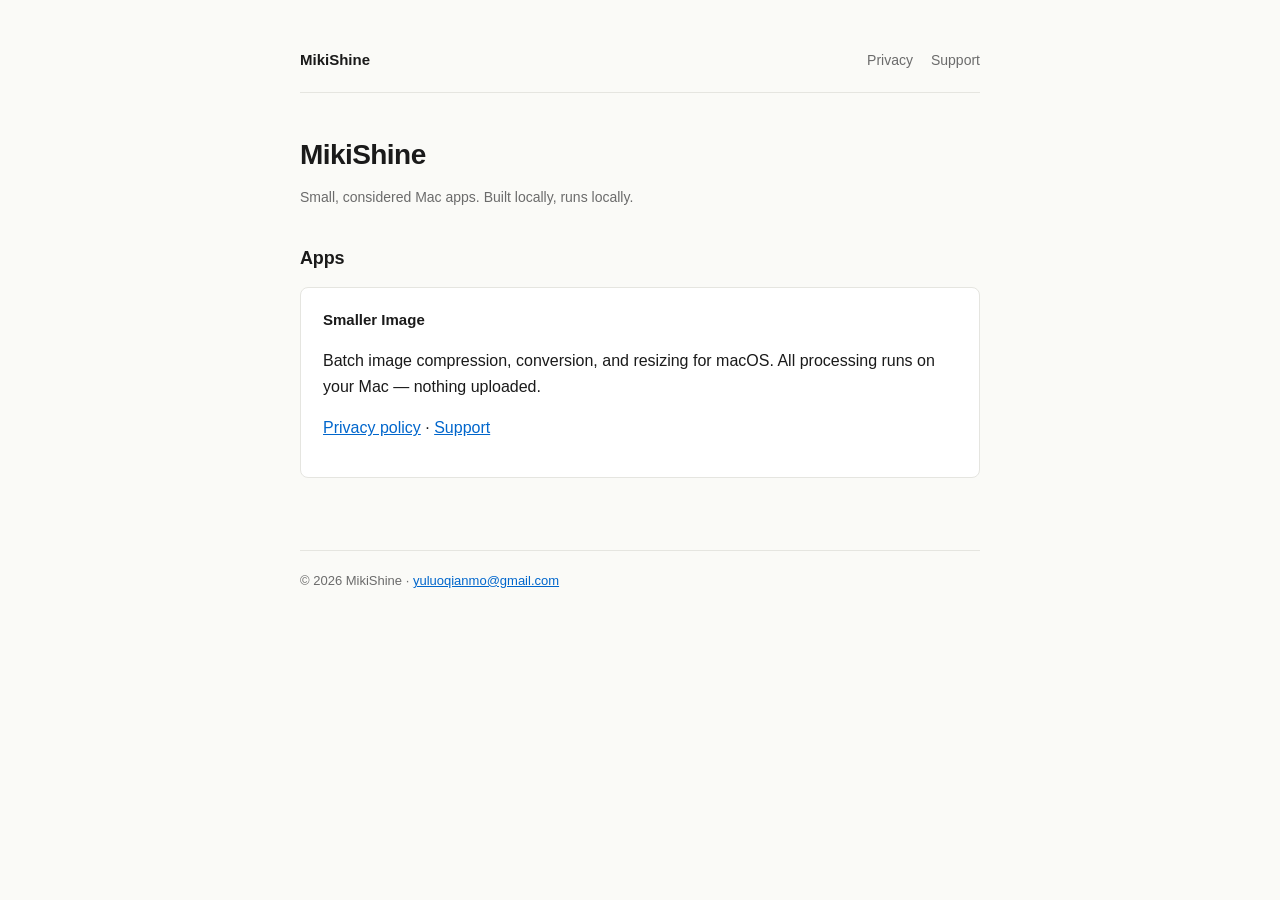
<file: index.html>
<!doctype html>
<html lang="en">
<head>
<meta charset="utf-8">
<meta name="viewport" content="width=device-width, initial-scale=1">
<title>MikiShine</title>
<meta name="description" content="MikiShine — small, considered Mac apps.">
<link rel="stylesheet" href="styles.css">
</head>
<body>
<div class="container">

<header>
  <a href="./" class="brand">MikiShine</a>
  <nav>
    <a href="smaller-images/privacy.html">Privacy</a>
    <a href="smaller-images/support.html">Support</a>
  </nav>
</header>

<h1>MikiShine</h1>
<p class="lead">Small, considered Mac apps. Built locally, runs locally.</p>

<h2>Apps</h2>

<div class="card">
  <h3>Smaller Image</h3>
  <p>Batch image compression, conversion, and resizing for macOS. All processing runs on your Mac — nothing uploaded.</p>
  <p style="margin-top: 14px;">
    <a href="smaller-images/privacy.html">Privacy policy</a> ·
    <a href="smaller-images/support.html">Support</a>
  </p>
</div>

<footer>
  © 2026 MikiShine · <a href="mailto:yuluoqianmo@gmail.com">yuluoqianmo@gmail.com</a>
</footer>

</div>
</body>
</html>
</file>
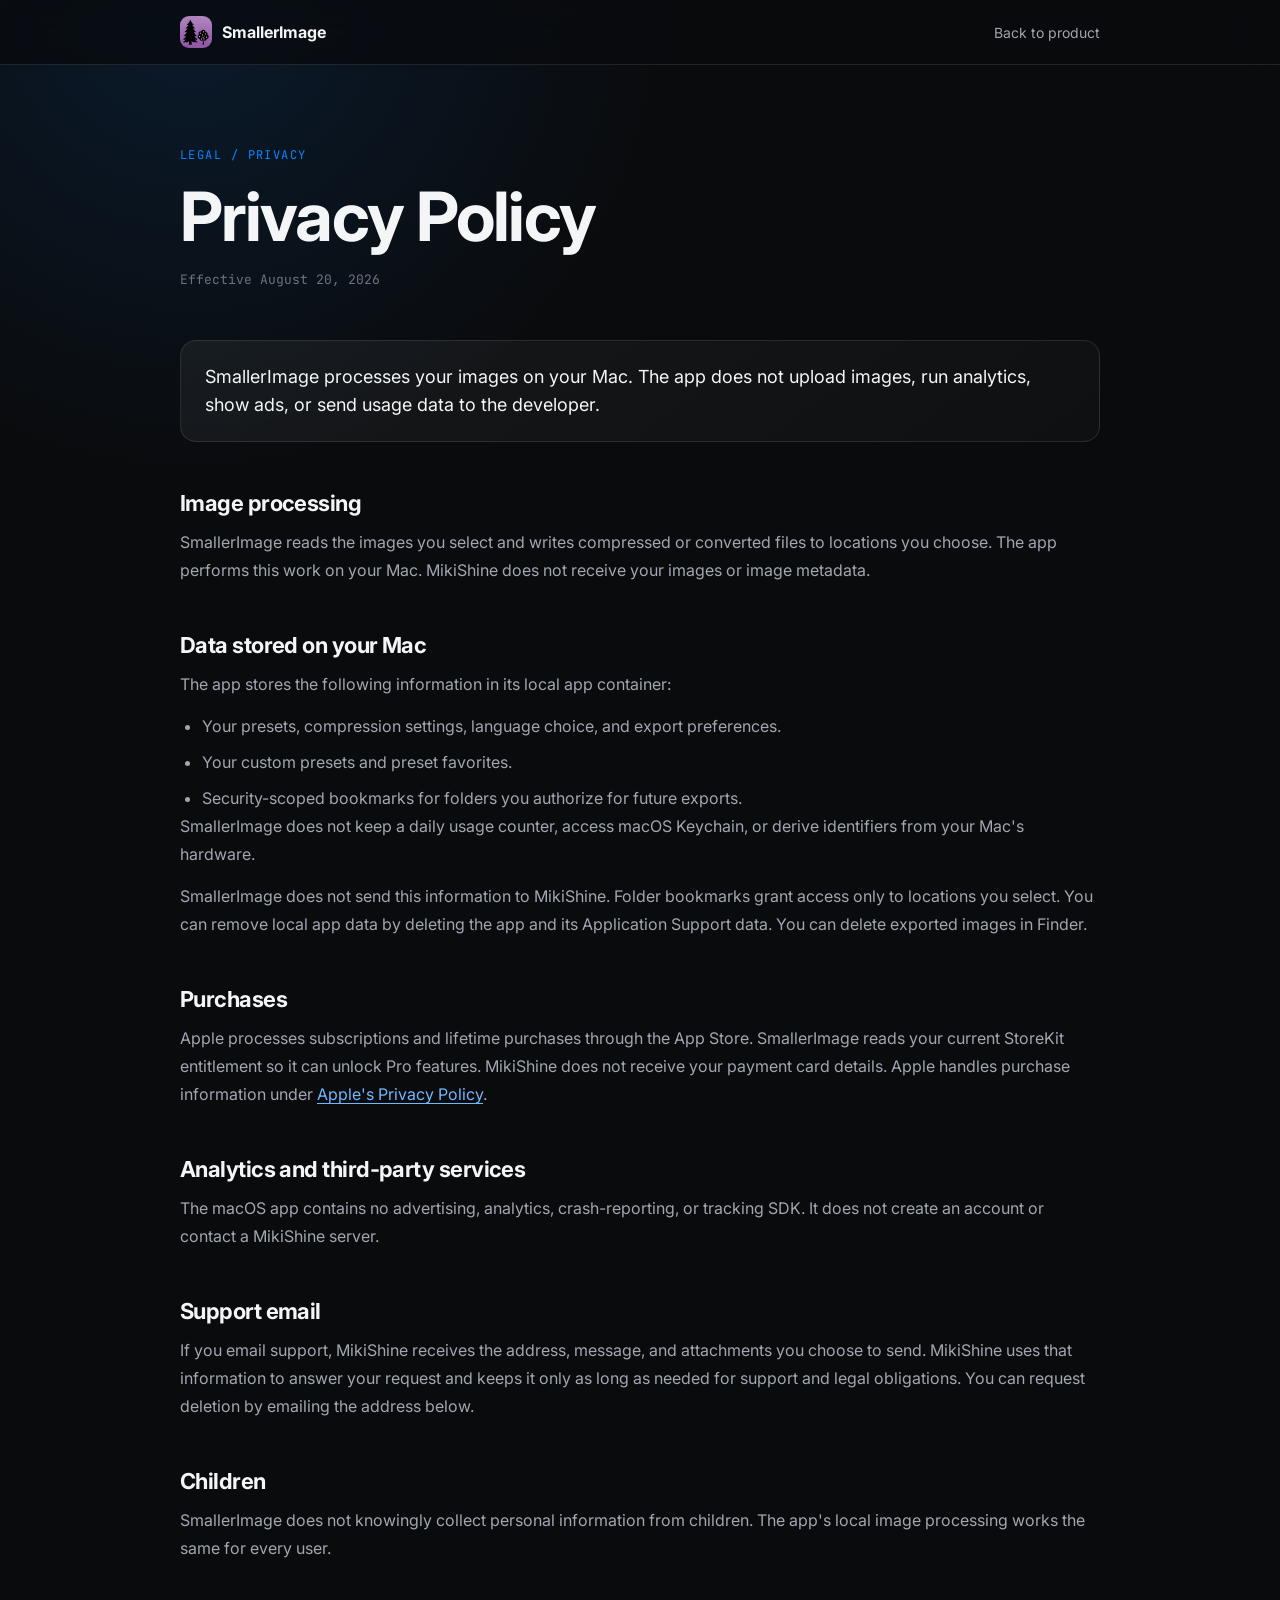
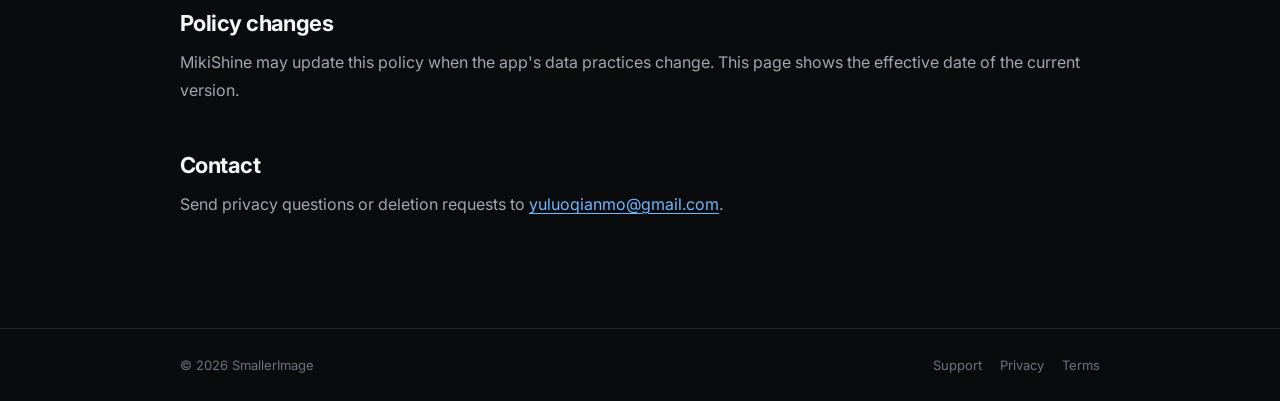
<file: smaller-images/privacy-policy.html>
<!doctype html>
<html lang="en">
<head>
  <meta charset="utf-8">
  <meta name="viewport" content="width=device-width, initial-scale=1">
  <title>Privacy Policy | SmallerImage</title>
  <meta name="description" content="Privacy policy for the SmallerImage macOS app.">
  <link rel="icon" type="image/png" href="./assets/logo-small.png">
  <link rel="preconnect" href="https://fonts.googleapis.com">
  <link rel="preconnect" href="https://fonts.gstatic.com" crossorigin>
  <link rel="stylesheet" href="https://fonts.googleapis.com/css2?family=Inter:wght@400;500;600;700;800&amp;family=JetBrains+Mono:wght@400;500&amp;display=swap">
  <link rel="stylesheet" href="./legal.css">
</head>
<body>
  <a class="skip-link" href="#main">Skip to content</a>
  <header class="nav">
    <div class="nav-inner">
      <a class="brand" href="./index.html" aria-label="SmallerImage home">
        <img src="./assets/logo-small.png" alt="">
        <span>SmallerImage</span>
      </a>
      <a class="back" href="./index.html">Back to product</a>
    </div>
  </header>

  <main class="legal" id="main">
    <p class="eyebrow">Legal / Privacy</p>
    <h1>Privacy Policy</h1>
    <p class="updated">Effective August 20, 2026</p>

    <p class="summary">SmallerImage processes your images on your Mac. The app does not upload images, run analytics, show ads, or send usage data to the developer.</p>

    <section aria-labelledby="processing">
      <h2 id="processing">Image processing</h2>
      <p>SmallerImage reads the images you select and writes compressed or converted files to locations you choose. The app performs this work on your Mac. MikiShine does not receive your images or image metadata.</p>
    </section>

    <section aria-labelledby="local-data">
      <h2 id="local-data">Data stored on your Mac</h2>
      <p>The app stores the following information in its local app container:</p>
      <ul>
        <li>Your presets, compression settings, language choice, and export preferences.</li>
        <li>Your custom presets and preset favorites.</li>
        <li>Security-scoped bookmarks for folders you authorize for future exports.</li>
      </ul>
      <p>SmallerImage does not keep a daily usage counter, access macOS Keychain, or derive identifiers from your Mac's hardware.</p>
      <p>SmallerImage does not send this information to MikiShine. Folder bookmarks grant access only to locations you select. You can remove local app data by deleting the app and its Application Support data. You can delete exported images in Finder.</p>
    </section>

    <section aria-labelledby="purchases">
      <h2 id="purchases">Purchases</h2>
      <p>Apple processes subscriptions and lifetime purchases through the App Store. SmallerImage reads your current StoreKit entitlement so it can unlock Pro features. MikiShine does not receive your payment card details. Apple handles purchase information under <a href="https://www.apple.com/legal/privacy/" rel="external">Apple's Privacy Policy</a>.</p>
    </section>

    <section aria-labelledby="services">
      <h2 id="services">Analytics and third-party services</h2>
      <p>The macOS app contains no advertising, analytics, crash-reporting, or tracking SDK. It does not create an account or contact a MikiShine server.</p>
    </section>

    <section aria-labelledby="support">
      <h2 id="support">Support email</h2>
      <p>If you email support, MikiShine receives the address, message, and attachments you choose to send. MikiShine uses that information to answer your request and keeps it only as long as needed for support and legal obligations. You can request deletion by emailing the address below.</p>
    </section>

    <section aria-labelledby="children">
      <h2 id="children">Children</h2>
      <p>SmallerImage does not knowingly collect personal information from children. The app's local image processing works the same for every user.</p>
    </section>

    <section aria-labelledby="changes">
      <h2 id="changes">Policy changes</h2>
      <p>MikiShine may update this policy when the app's data practices change. This page shows the effective date of the current version.</p>
    </section>

    <section aria-labelledby="contact">
      <h2 id="contact">Contact</h2>
      <p>Send privacy questions or deletion requests to <a href="mailto:yuluoqianmo@gmail.com">yuluoqianmo@gmail.com</a>.</p>
    </section>
  </main>

  <footer>
    <div class="footer-inner">
      <span>© 2026 SmallerImage</span>
      <nav class="footer-links" aria-label="Legal">
        <a href="./support.html">Support</a>
        <a href="./privacy-policy.html" aria-current="page">Privacy</a>
        <a href="./terms.html">Terms</a>
      </nav>
    </div>
  </footer>
</body>
</html>
</file>
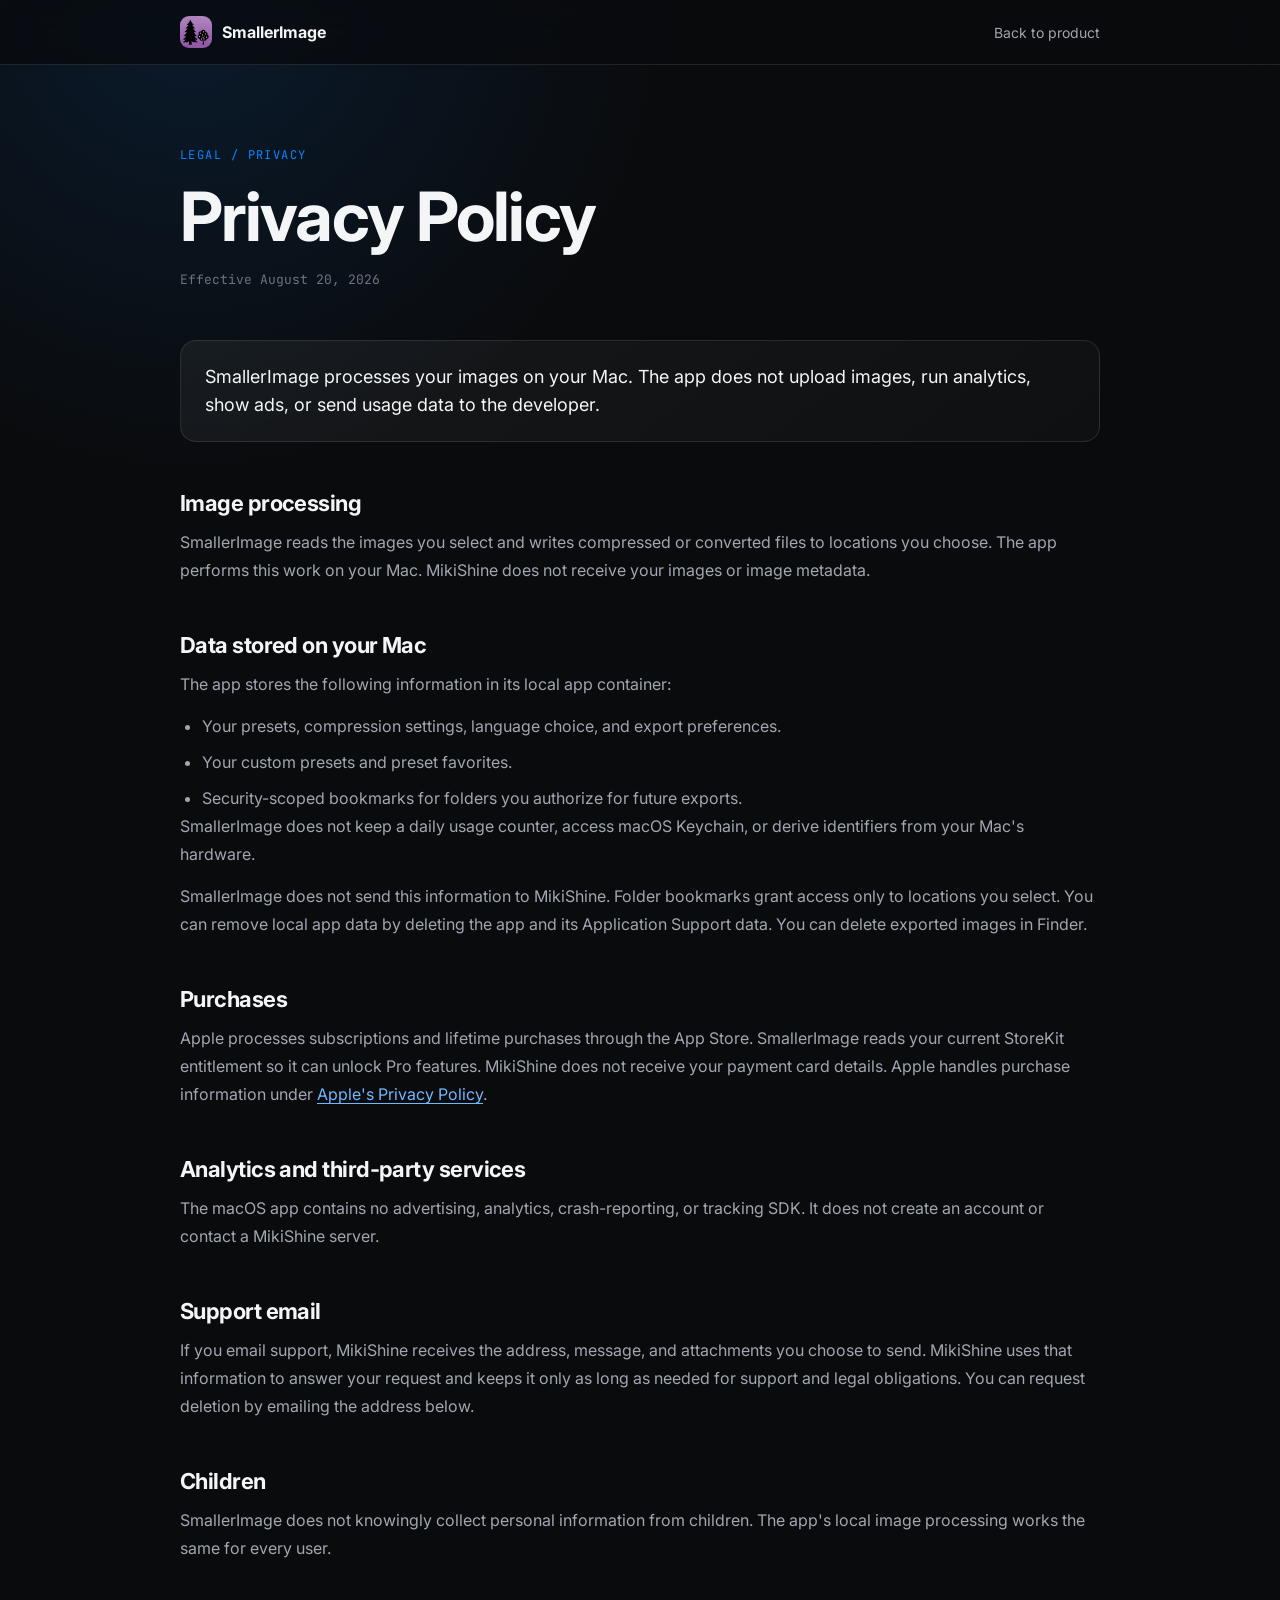
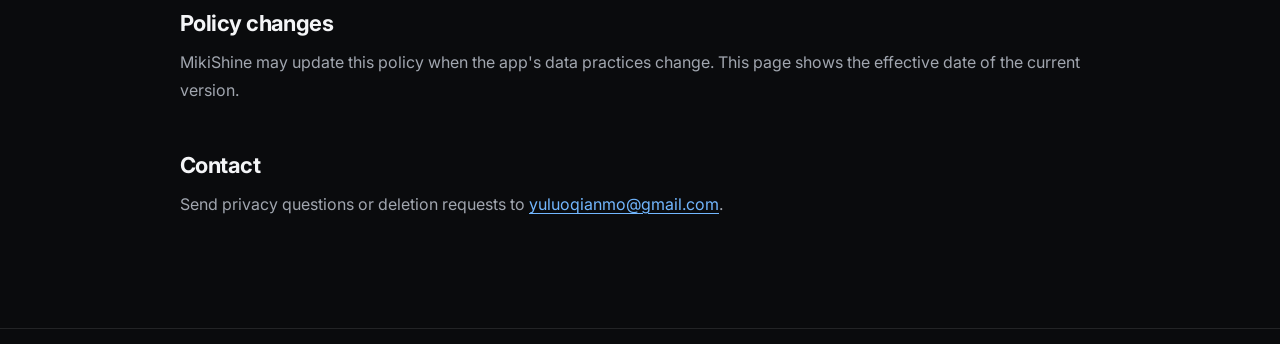
<file: smaller-images/privacy.html>
<!doctype html>
<html lang="en">
<head>
  <meta charset="utf-8">
  <meta name="viewport" content="width=device-width, initial-scale=1">
  <meta http-equiv="refresh" content="0; url=./privacy-policy.html">
  <link rel="canonical" href="https://kaka1909.github.io/miki-shine/smaller-images/privacy-policy.html">
  <title>Privacy Policy | SmallerImage</title>
</head>
<body>
  <p>The current privacy policy is available <a href="./privacy-policy.html">here</a>.</p>
</body>
</html>
</file>
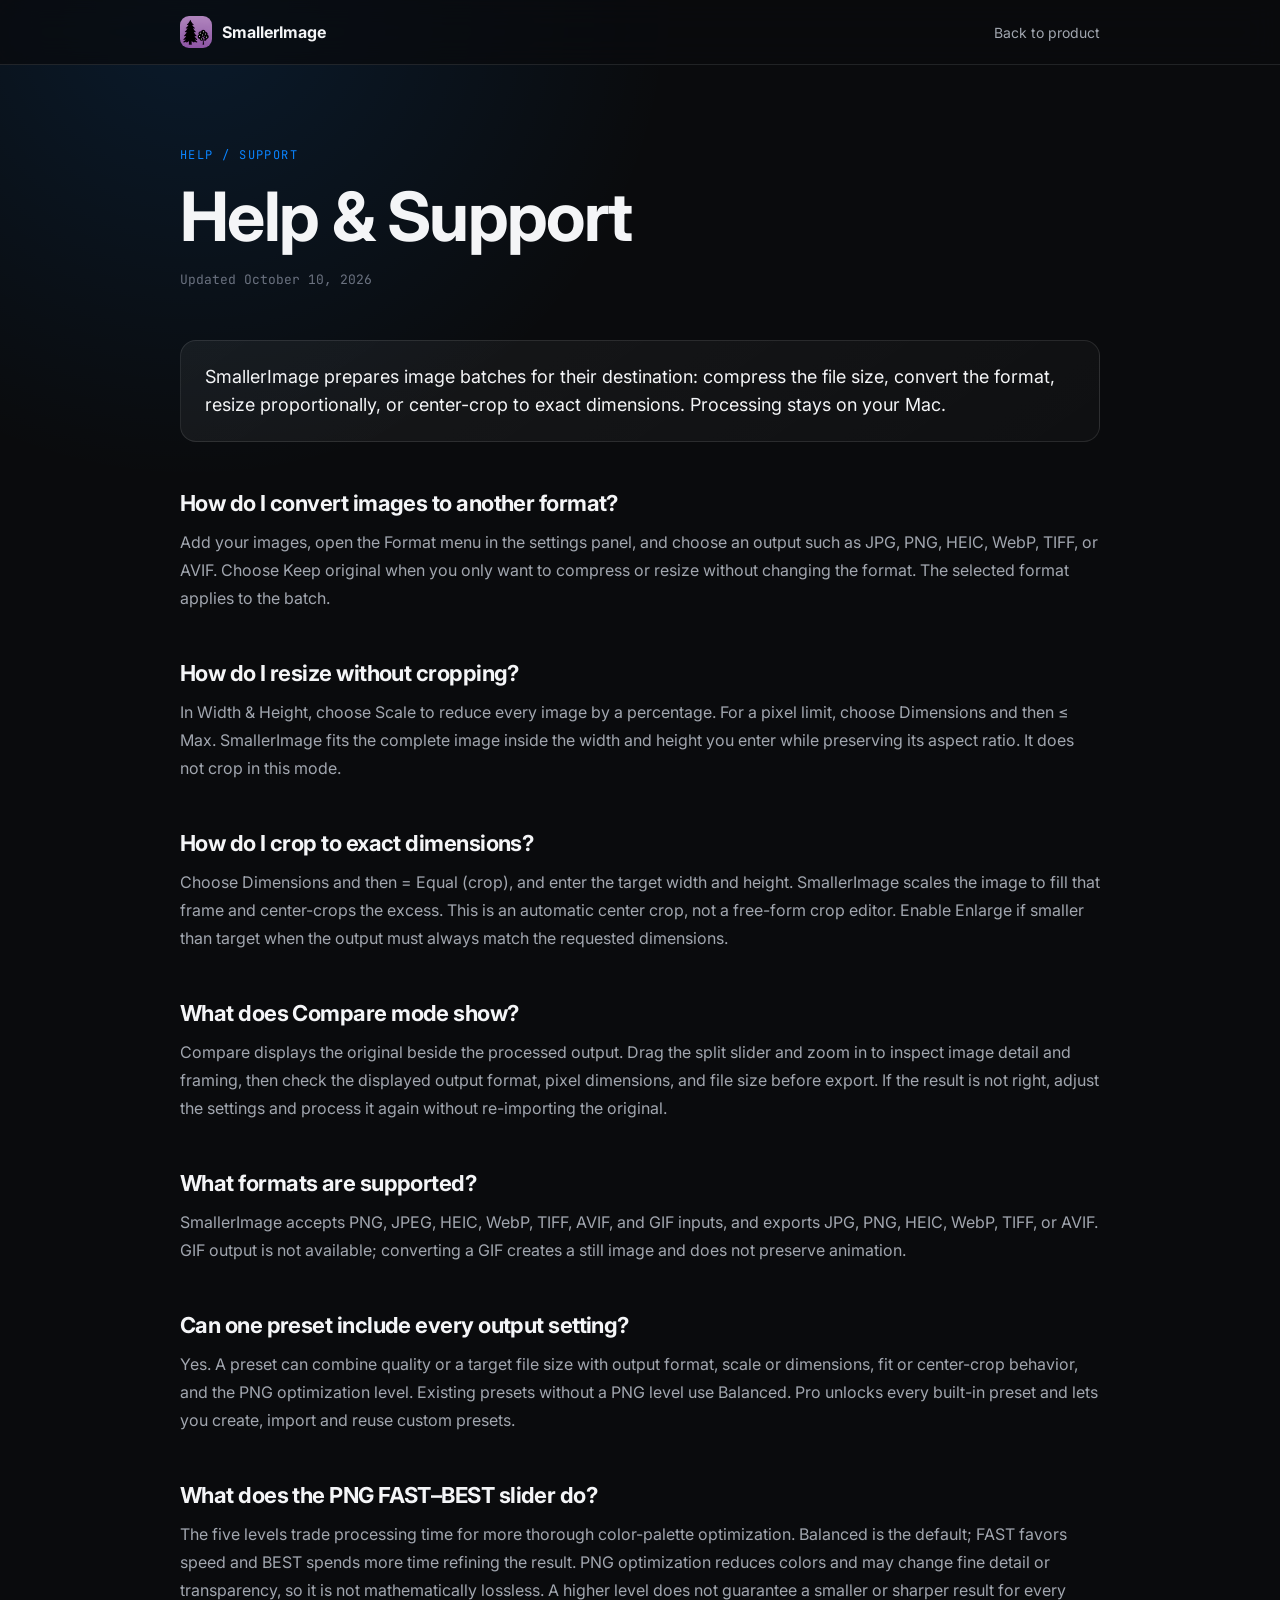
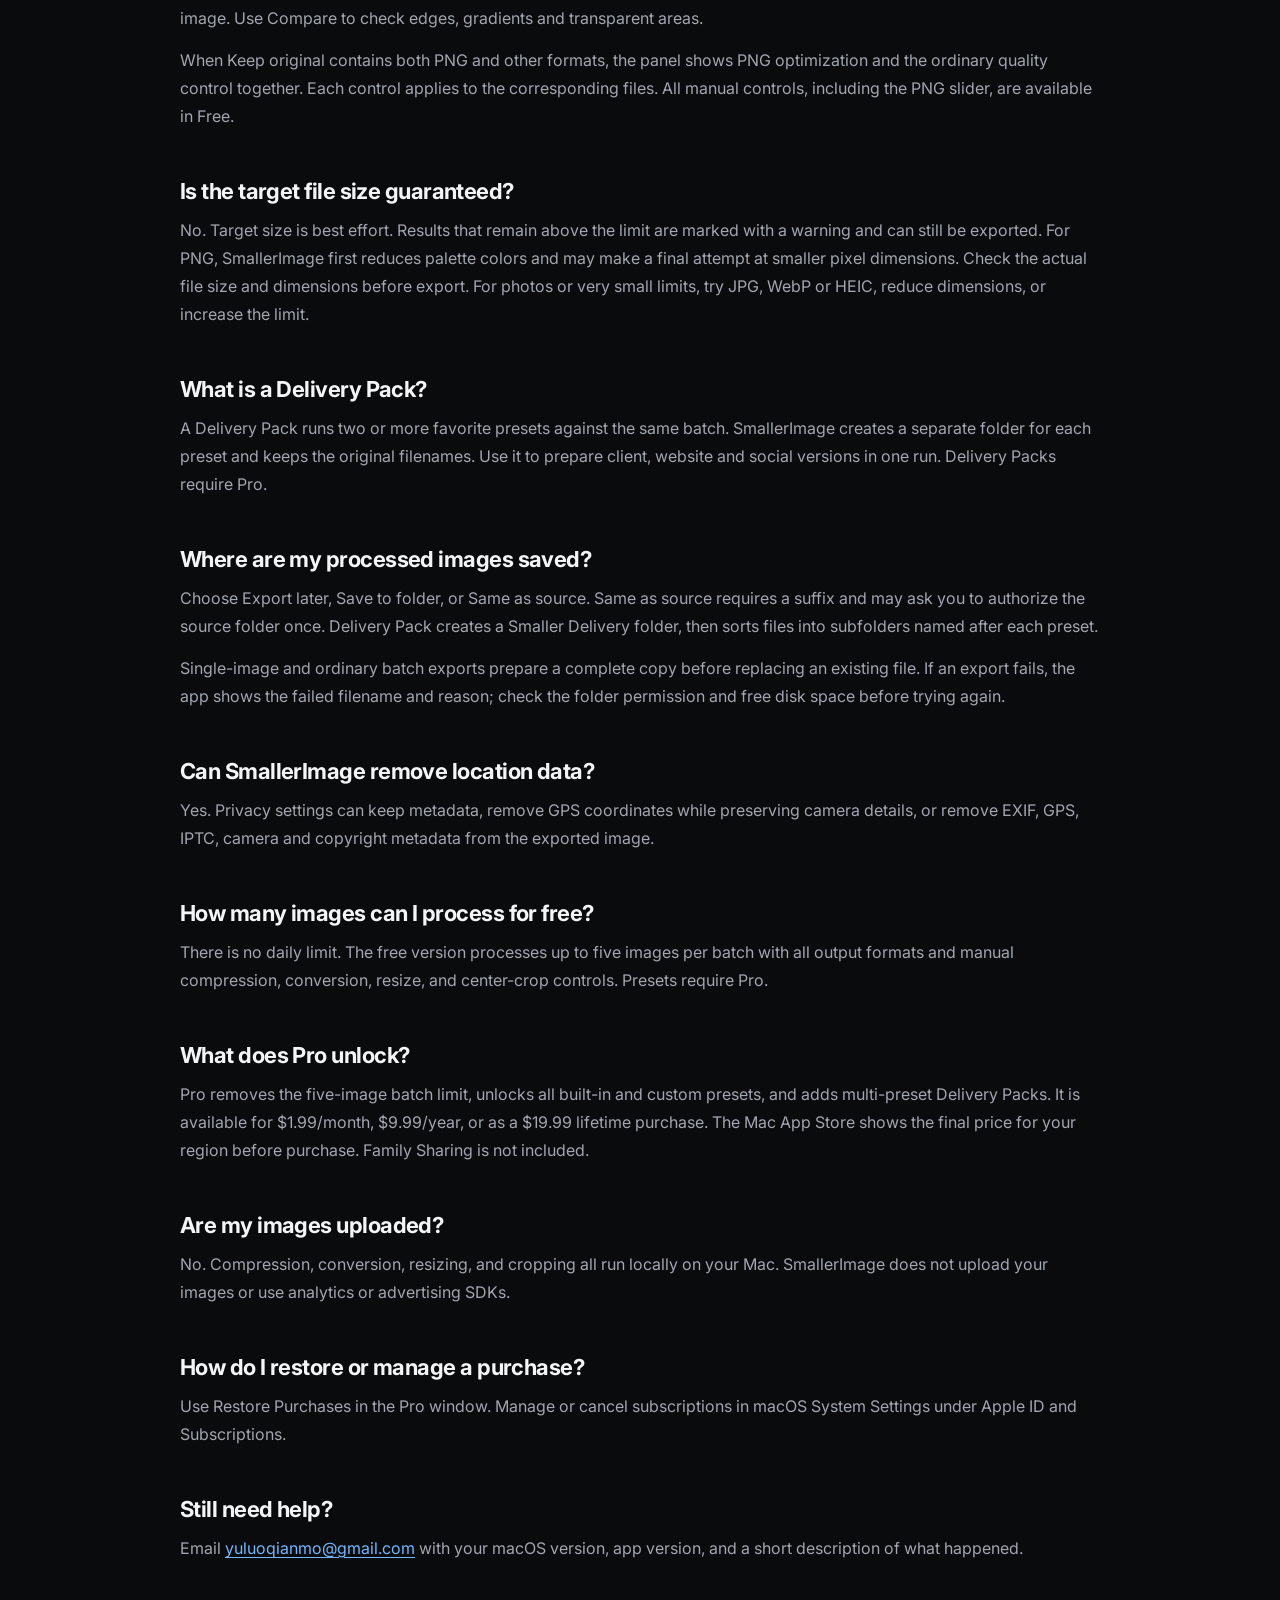
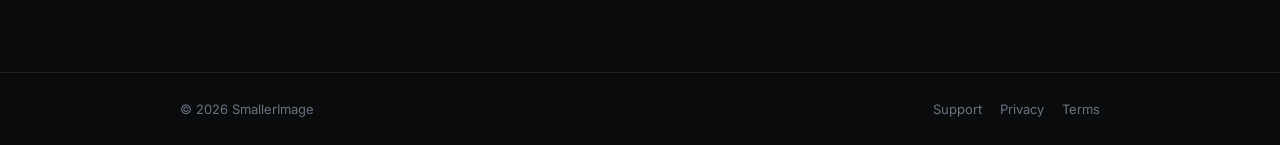
<file: smaller-images/support.html>
<!doctype html>
<html lang="en">
<head>
  <meta charset="utf-8">
  <meta name="viewport" content="width=device-width, initial-scale=1">
  <title>Help &amp; Support | SmallerImage</title>
  <meta name="description" content="Learn how to set image size, format and dimensions with SmallerImage for macOS, create Delivery Packs, remove image metadata and manage Pro access.">
  <link rel="icon" type="image/png" href="./assets/logo-small.png">
  <link rel="preconnect" href="https://fonts.googleapis.com">
  <link rel="preconnect" href="https://fonts.gstatic.com" crossorigin>
  <link rel="stylesheet" href="https://fonts.googleapis.com/css2?family=Inter:wght@400;500;600;700;800&amp;family=JetBrains+Mono:wght@400;500&amp;display=swap">
  <link rel="stylesheet" href="./legal.css">
</head>
<body>
  <a class="skip-link" href="#main">Skip to content</a>
  <header class="nav">
    <div class="nav-inner">
      <a class="brand" href="./index.html" aria-label="SmallerImage home">
        <img src="./assets/logo-small.png" alt="">
        <span>SmallerImage</span>
      </a>
      <a class="back" href="./index.html">Back to product</a>
    </div>
  </header>

  <main class="legal" id="main">
    <p class="eyebrow">Help / Support</p>
    <h1>Help &amp; Support</h1>
    <p class="updated">Updated October 10, 2026</p>
    <p class="summary">SmallerImage prepares image batches for their destination: compress the file size, convert the format, resize proportionally, or center-crop to exact dimensions. Processing stays on your Mac.</p>

    <section>
      <h2>How do I convert images to another format?</h2>
      <p>Add your images, open the Format menu in the settings panel, and choose an output such as JPG, PNG, HEIC, WebP, TIFF, or AVIF. Choose Keep original when you only want to compress or resize without changing the format. The selected format applies to the batch.</p>
    </section>
    <section>
      <h2>How do I resize without cropping?</h2>
      <p>In Width &amp; Height, choose Scale to reduce every image by a percentage. For a pixel limit, choose Dimensions and then ≤ Max. SmallerImage fits the complete image inside the width and height you enter while preserving its aspect ratio. It does not crop in this mode.</p>
    </section>
    <section>
      <h2>How do I crop to exact dimensions?</h2>
      <p>Choose Dimensions and then = Equal (crop), and enter the target width and height. SmallerImage scales the image to fill that frame and center-crops the excess. This is an automatic center crop, not a free-form crop editor. Enable Enlarge if smaller than target when the output must always match the requested dimensions.</p>
    </section>
    <section>
      <h2>What does Compare mode show?</h2>
      <p>Compare displays the original beside the processed output. Drag the split slider and zoom in to inspect image detail and framing, then check the displayed output format, pixel dimensions, and file size before export. If the result is not right, adjust the settings and process it again without re-importing the original.</p>
    </section>
    <section>
      <h2>What formats are supported?</h2>
      <p>SmallerImage accepts PNG, JPEG, HEIC, WebP, TIFF, AVIF, and GIF inputs, and exports JPG, PNG, HEIC, WebP, TIFF, or AVIF. GIF output is not available; converting a GIF creates a still image and does not preserve animation.</p>
    </section>
    <section>
      <h2>Can one preset include every output setting?</h2>
      <p>Yes. A preset can combine quality or a target file size with output format, scale or dimensions, fit or center-crop behavior, and the PNG optimization level. Existing presets without a PNG level use Balanced. Pro unlocks every built-in preset and lets you create, import and reuse custom presets.</p>
    </section>
    <section>
      <h2>What does the PNG FAST–BEST slider do?</h2>
      <p>The five levels trade processing time for more thorough color-palette optimization. Balanced is the default; FAST favors speed and BEST spends more time refining the result. PNG optimization reduces colors and may change fine detail or transparency, so it is not mathematically lossless. A higher level does not guarantee a smaller or sharper result for every image. Use Compare to check edges, gradients and transparent areas.</p>
      <p>When Keep original contains both PNG and other formats, the panel shows PNG optimization and the ordinary quality control together. Each control applies to the corresponding files. All manual controls, including the PNG slider, are available in Free.</p>
    </section>
    <section>
      <h2>Is the target file size guaranteed?</h2>
      <p>No. Target size is best effort. Results that remain above the limit are marked with a warning and can still be exported. For PNG, SmallerImage first reduces palette colors and may make a final attempt at smaller pixel dimensions. Check the actual file size and dimensions before export. For photos or very small limits, try JPG, WebP or HEIC, reduce dimensions, or increase the limit.</p>
    </section>
    <section>
      <h2>What is a Delivery Pack?</h2>
      <p>A Delivery Pack runs two or more favorite presets against the same batch. SmallerImage creates a separate folder for each preset and keeps the original filenames. Use it to prepare client, website and social versions in one run. Delivery Packs require Pro.</p>
    </section>
    <section>
      <h2>Where are my processed images saved?</h2>
      <p>Choose Export later, Save to folder, or Same as source. Same as source requires a suffix and may ask you to authorize the source folder once. Delivery Pack creates a Smaller Delivery folder, then sorts files into subfolders named after each preset.</p>
      <p>Single-image and ordinary batch exports prepare a complete copy before replacing an existing file. If an export fails, the app shows the failed filename and reason; check the folder permission and free disk space before trying again.</p>
    </section>
    <section>
      <h2>Can SmallerImage remove location data?</h2>
      <p>Yes. Privacy settings can keep metadata, remove GPS coordinates while preserving camera details, or remove EXIF, GPS, IPTC, camera and copyright metadata from the exported image.</p>
    </section>
    <section>
      <h2>How many images can I process for free?</h2>
      <p>There is no daily limit. The free version processes up to five images per batch with all output formats and manual compression, conversion, resize, and center-crop controls. Presets require Pro.</p>
    </section>
    <section>
      <h2>What does Pro unlock?</h2>
      <p>Pro removes the five-image batch limit, unlocks all built-in and custom presets, and adds multi-preset Delivery Packs. It is available for $1.99/month, $9.99/year, or as a $19.99 lifetime purchase. The Mac App Store shows the final price for your region before purchase. Family Sharing is not included.</p>
    </section>
    <section>
      <h2>Are my images uploaded?</h2>
      <p>No. Compression, conversion, resizing, and cropping all run locally on your Mac. SmallerImage does not upload your images or use analytics or advertising SDKs.</p>
    </section>
    <section>
      <h2>How do I restore or manage a purchase?</h2>
      <p>Use Restore Purchases in the Pro window. Manage or cancel subscriptions in macOS System Settings under Apple ID and Subscriptions.</p>
    </section>
    <section>
      <h2>Still need help?</h2>
      <p>Email <a href="mailto:yuluoqianmo@gmail.com">yuluoqianmo@gmail.com</a> with your macOS version, app version, and a short description of what happened.</p>
    </section>
  </main>

  <footer>
    <div class="footer-inner">
      <span>© 2026 SmallerImage</span>
      <nav class="footer-links" aria-label="Resources">
        <a href="./support.html" aria-current="page">Support</a>
        <a href="./privacy-policy.html">Privacy</a>
        <a href="./terms.html">Terms</a>
      </nav>
    </div>
  </footer>
</body>
</html>
</file>
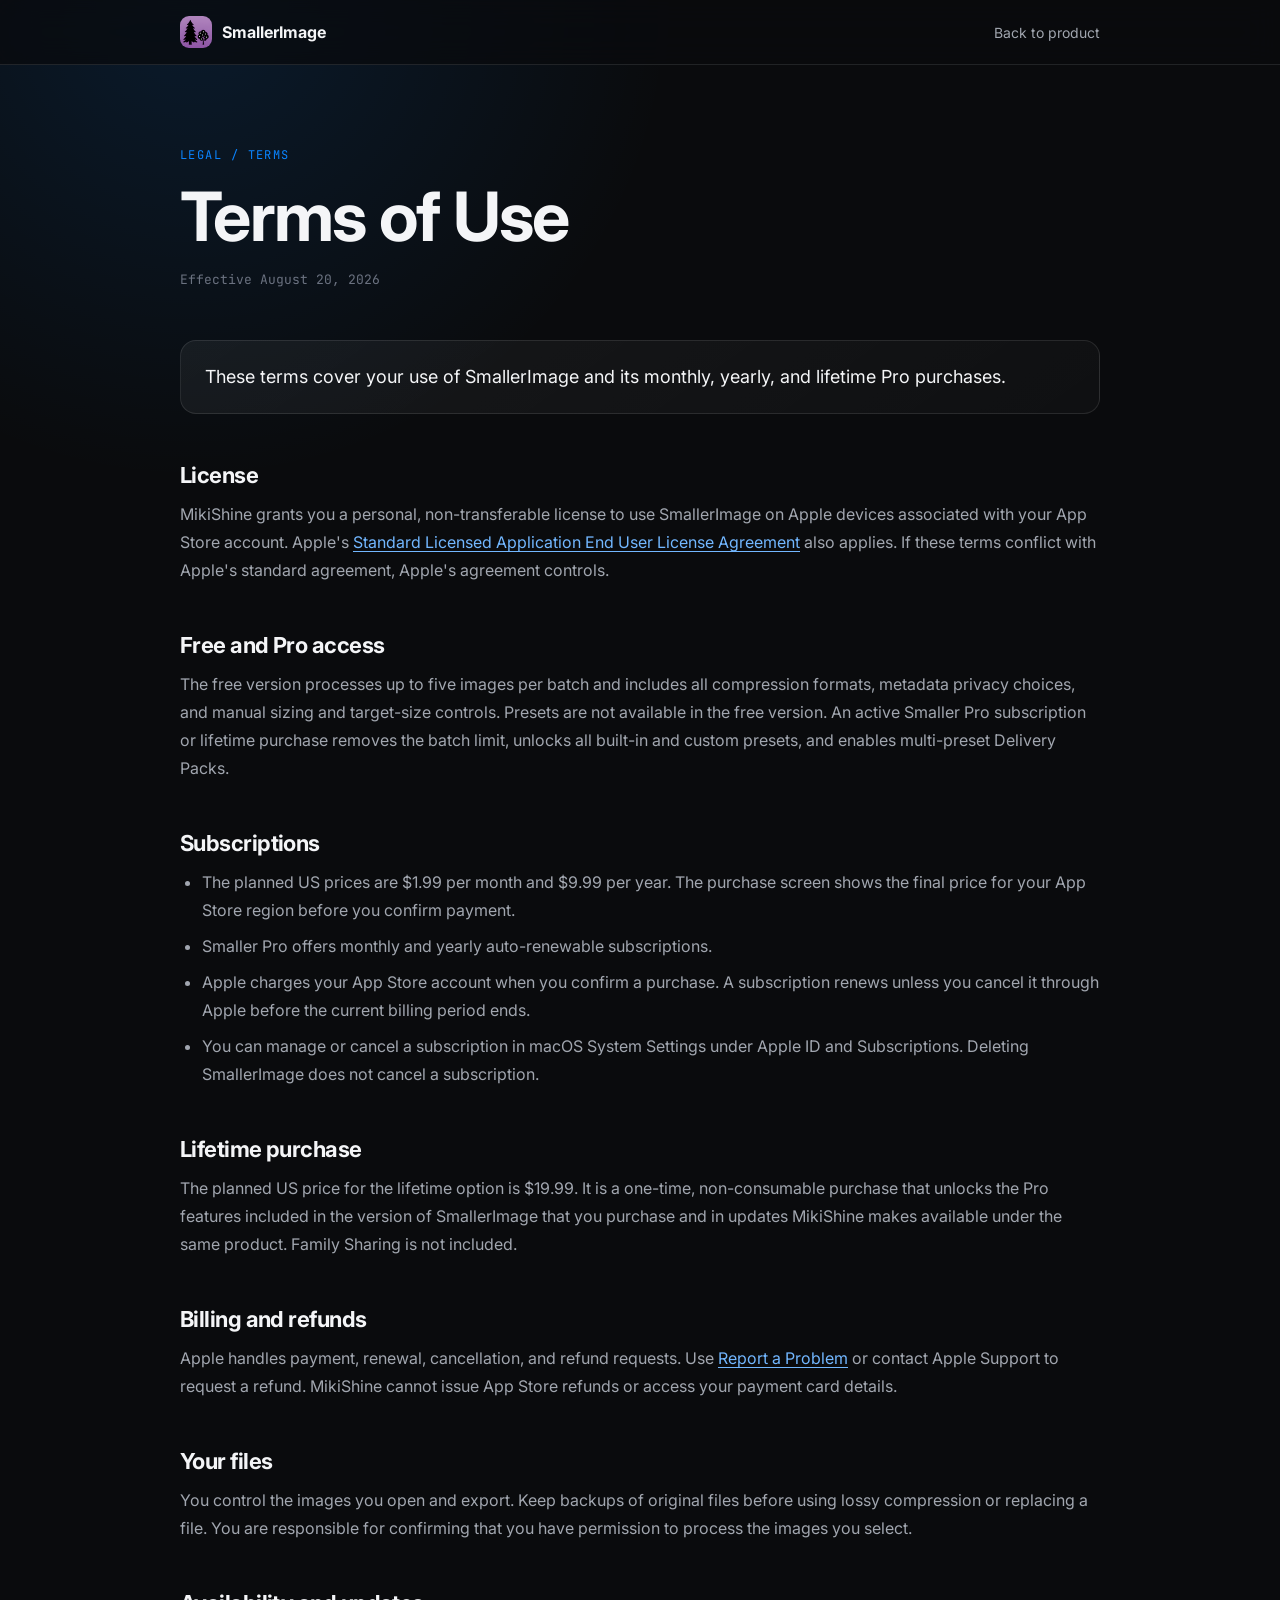
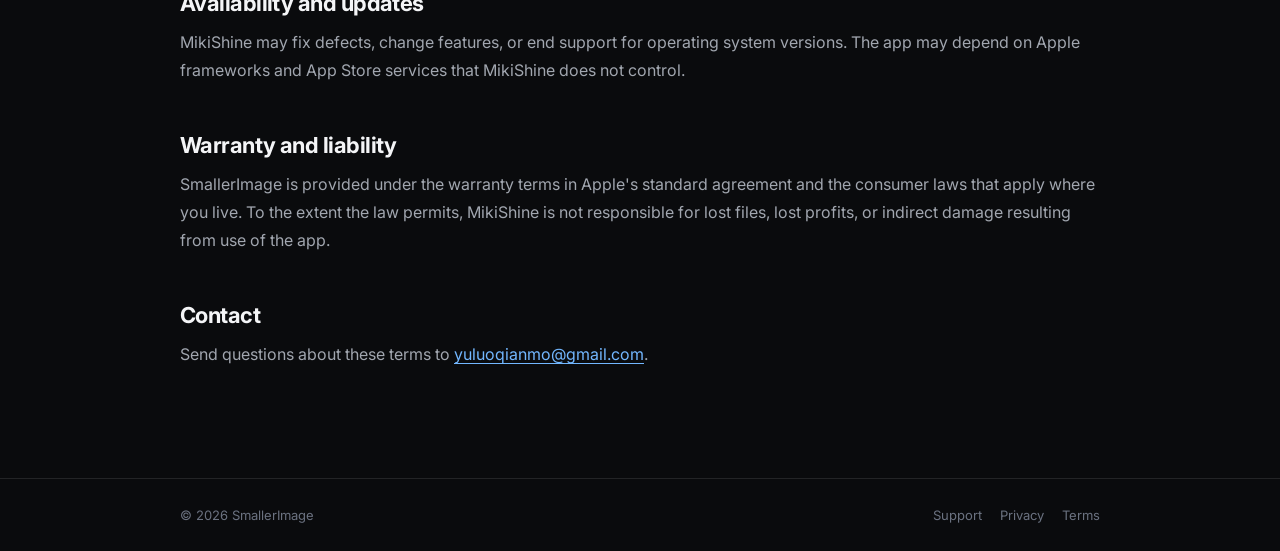
<file: smaller-images/terms.html>
<!doctype html>
<html lang="en">
<head>
  <meta charset="utf-8">
  <meta name="viewport" content="width=device-width, initial-scale=1">
  <title>Terms of Use | SmallerImage</title>
  <meta name="description" content="Terms of use for the SmallerImage macOS app.">
  <link rel="icon" type="image/png" href="./assets/logo-small.png">
  <link rel="preconnect" href="https://fonts.googleapis.com">
  <link rel="preconnect" href="https://fonts.gstatic.com" crossorigin>
  <link rel="stylesheet" href="https://fonts.googleapis.com/css2?family=Inter:wght@400;500;600;700;800&amp;family=JetBrains+Mono:wght@400;500&amp;display=swap">
  <link rel="stylesheet" href="./legal.css">
</head>
<body>
  <a class="skip-link" href="#main">Skip to content</a>
  <header class="nav">
    <div class="nav-inner">
      <a class="brand" href="./index.html" aria-label="SmallerImage home">
        <img src="./assets/logo-small.png" alt="">
        <span>SmallerImage</span>
      </a>
      <a class="back" href="./index.html">Back to product</a>
    </div>
  </header>

  <main class="legal" id="main">
    <p class="eyebrow">Legal / Terms</p>
    <h1>Terms of Use</h1>
    <p class="updated">Effective August 20, 2026</p>

    <p class="summary">These terms cover your use of SmallerImage and its monthly, yearly, and lifetime Pro purchases.</p>

    <section aria-labelledby="license">
      <h2 id="license">License</h2>
      <p>MikiShine grants you a personal, non-transferable license to use SmallerImage on Apple devices associated with your App Store account. Apple's <a href="https://www.apple.com/legal/internet-services/itunes/dev/stdeula/" rel="external">Standard Licensed Application End User License Agreement</a> also applies. If these terms conflict with Apple's standard agreement, Apple's agreement controls.</p>
    </section>

    <section aria-labelledby="free-pro">
      <h2 id="free-pro">Free and Pro access</h2>
      <p>The free version processes up to five images per batch and includes all compression formats, metadata privacy choices, and manual sizing and target-size controls. Presets are not available in the free version. An active Smaller Pro subscription or lifetime purchase removes the batch limit, unlocks all built-in and custom presets, and enables multi-preset Delivery Packs.</p>
    </section>

    <section aria-labelledby="subscriptions">
      <h2 id="subscriptions">Subscriptions</h2>
      <ul>
        <li>The planned US prices are $1.99 per month and $9.99 per year. The purchase screen shows the final price for your App Store region before you confirm payment.</li>
        <li>Smaller Pro offers monthly and yearly auto-renewable subscriptions.</li>
        <li>Apple charges your App Store account when you confirm a purchase. A subscription renews unless you cancel it through Apple before the current billing period ends.</li>
        <li>You can manage or cancel a subscription in macOS System Settings under Apple ID and Subscriptions. Deleting SmallerImage does not cancel a subscription.</li>
      </ul>
    </section>

    <section aria-labelledby="lifetime">
      <h2 id="lifetime">Lifetime purchase</h2>
      <p>The planned US price for the lifetime option is $19.99. It is a one-time, non-consumable purchase that unlocks the Pro features included in the version of SmallerImage that you purchase and in updates MikiShine makes available under the same product. Family Sharing is not included.</p>
    </section>

    <section aria-labelledby="billing">
      <h2 id="billing">Billing and refunds</h2>
      <p>Apple handles payment, renewal, cancellation, and refund requests. Use <a href="https://reportaproblem.apple.com/" rel="external">Report a Problem</a> or contact Apple Support to request a refund. MikiShine cannot issue App Store refunds or access your payment card details.</p>
    </section>

    <section aria-labelledby="files">
      <h2 id="files">Your files</h2>
      <p>You control the images you open and export. Keep backups of original files before using lossy compression or replacing a file. You are responsible for confirming that you have permission to process the images you select.</p>
    </section>

    <section aria-labelledby="availability">
      <h2 id="availability">Availability and updates</h2>
      <p>MikiShine may fix defects, change features, or end support for operating system versions. The app may depend on Apple frameworks and App Store services that MikiShine does not control.</p>
    </section>

    <section aria-labelledby="liability">
      <h2 id="liability">Warranty and liability</h2>
      <p>SmallerImage is provided under the warranty terms in Apple's standard agreement and the consumer laws that apply where you live. To the extent the law permits, MikiShine is not responsible for lost files, lost profits, or indirect damage resulting from use of the app.</p>
    </section>

    <section aria-labelledby="contact">
      <h2 id="contact">Contact</h2>
      <p>Send questions about these terms to <a href="mailto:yuluoqianmo@gmail.com">yuluoqianmo@gmail.com</a>.</p>
    </section>
  </main>

  <footer>
    <div class="footer-inner">
      <span>© 2026 SmallerImage</span>
      <nav class="footer-links" aria-label="Legal">
        <a href="./support.html">Support</a>
        <a href="./privacy-policy.html">Privacy</a>
        <a href="./terms.html" aria-current="page">Terms</a>
      </nav>
    </div>
  </footer>
</body>
</html>
</file>
<file: styles.css>
/* MikiShine docs — light + dark, no JS, no deps. */

:root {
  --bg: #fafaf7;
  --fg: #1a1a1a;
  --muted: #6b6b6b;
  --border: #e5e5e0;
  --accent: #0066cc;
  --card: #fff;
}

@media (prefers-color-scheme: dark) {
  :root {
    --bg: #0f0f0f;
    --fg: #e8e8e8;
    --muted: #9a9a9a;
    --border: #2a2a2a;
    --accent: #5aa9ff;
    --card: #161616;
  }
}

* { box-sizing: border-box; }

html { -webkit-text-size-adjust: 100%; }

body {
  margin: 0;
  background: var(--bg);
  color: var(--fg);
  font: 16px/1.6 -apple-system, BlinkMacSystemFont, "SF Pro Text", "Helvetica Neue", Arial, sans-serif;
  -webkit-font-smoothing: antialiased;
  padding: 48px 24px 96px;
}

.container {
  max-width: 680px;
  margin: 0 auto;
}

header {
  display: flex;
  align-items: center;
  gap: 12px;
  margin-bottom: 40px;
  padding-bottom: 20px;
  border-bottom: 1px solid var(--border);
}

header .brand {
  font-weight: 600;
  font-size: 15px;
  color: var(--fg);
  text-decoration: none;
}

header nav {
  margin-left: auto;
  display: flex;
  gap: 18px;
}

header nav a {
  color: var(--muted);
  text-decoration: none;
  font-size: 14px;
}

header nav a:hover { color: var(--fg); }

h1 {
  font-size: 28px;
  font-weight: 700;
  letter-spacing: -0.02em;
  margin: 0 0 8px;
}

h2 {
  font-size: 18px;
  font-weight: 600;
  margin: 36px 0 12px;
  letter-spacing: -0.01em;
}

h3 {
  font-size: 15px;
  font-weight: 600;
  margin: 24px 0 6px;
}

p, li { color: var(--fg); }

.lead {
  color: var(--muted);
  font-size: 14px;
  margin-top: 0;
}

ul { padding-left: 22px; }

li { margin: 6px 0; }

a { color: var(--accent); }

strong { font-weight: 600; }

hr { border: 0; border-top: 1px solid var(--border); margin: 40px 0; }

code {
  font: 13px/1.4 "SF Mono", Menlo, Consolas, monospace;
  background: var(--card);
  padding: 1px 6px;
  border-radius: 4px;
  border: 1px solid var(--border);
}

.card {
  background: var(--card);
  border: 1px solid var(--border);
  border-radius: 8px;
  padding: 20px 22px;
  margin: 14px 0;
}

.card h3 { margin-top: 0; }

footer {
  margin-top: 72px;
  padding-top: 20px;
  border-top: 1px solid var(--border);
  font-size: 13px;
  color: var(--muted);
}

@media (max-width: 520px) {
  body { padding: 24px 18px 64px; }
  h1 { font-size: 24px; }
}
</file>
<file: smaller-images/legal.css>
:root {
  --bg: #0a0b0d;
  --surface: #16181c;
  --line: rgba(255, 255, 255, 0.1);
  --text: #f4f5f7;
  --text-dim: #a1a6af;
  --text-mute: #6b7280;
  --accent: #0a84ff;
  --font-ui: 'Inter', -apple-system, BlinkMacSystemFont, 'SF Pro Text', sans-serif;
  --font-mono: 'JetBrains Mono', ui-monospace, SFMono-Regular, monospace;
}

* { box-sizing: border-box; }

html { background: var(--bg); color: var(--text); font-family: var(--font-ui); }

body {
  margin: 0;
  min-height: 100vh;
  background:
    radial-gradient(circle at 15% 0%, rgba(10, 132, 255, 0.13), transparent 30rem),
    var(--bg);
  -webkit-font-smoothing: antialiased;
}

a { color: inherit; }

.skip-link {
  position: fixed;
  top: 12px;
  left: 12px;
  z-index: 20;
  padding: 10px 14px;
  border-radius: 8px;
  background: var(--text);
  color: var(--bg);
  transform: translateY(-150%);
}

.skip-link:focus { transform: translateY(0); }

.nav {
  position: sticky;
  top: 0;
  z-index: 10;
  border-bottom: 1px solid var(--line);
  background: rgba(10, 11, 13, 0.78);
  backdrop-filter: blur(18px) saturate(140%);
  -webkit-backdrop-filter: blur(18px) saturate(140%);
}

.nav-inner,
.legal,
.footer-inner {
  width: min(100% - 40px, 920px);
  margin: 0 auto;
}

.nav-inner {
  display: flex;
  align-items: center;
  justify-content: space-between;
  min-height: 64px;
}

.brand {
  display: inline-flex;
  align-items: center;
  gap: 10px;
  font-weight: 700;
  text-decoration: none;
}

.brand img { width: 32px; height: 32px; border-radius: 9px; }

.back {
  color: var(--text-dim);
  font-size: 14px;
  text-decoration: none;
}

.back:hover,
.back:focus-visible { color: var(--text); }

.legal { padding: 80px 0 96px; }

.eyebrow {
  margin: 0 0 16px;
  color: var(--accent);
  font-family: var(--font-mono);
  font-size: 12px;
  letter-spacing: 0.12em;
  text-transform: uppercase;
}

h1, h2 { letter-spacing: -0.025em; }
h1 { margin: 0; font-size: clamp(42px, 8vw, 68px); line-height: 1.02; }
h2 { margin: 48px 0 12px; font-size: 22px; }

.updated { margin: 18px 0 48px; color: var(--text-mute); font-family: var(--font-mono); font-size: 13px; }

.summary {
  margin-bottom: 48px;
  padding: 22px 24px;
  border: 1px solid var(--line);
  border-radius: 16px;
  background: linear-gradient(145deg, rgba(255, 255, 255, 0.055), rgba(255, 255, 255, 0.025));
  color: var(--text);
  font-size: 18px;
  line-height: 1.55;
}

p, li { color: var(--text-dim); font-size: 16px; line-height: 1.75; }
p { margin: 0 0 14px; }
ul { margin: 12px 0 0; padding-left: 22px; }
li + li { margin-top: 8px; }

.legal a:not(.brand):not(.back) { color: #72b7ff; text-underline-offset: 3px; }
.legal a:not(.brand):not(.back):hover { color: #a9d4ff; }

footer { border-top: 1px solid var(--line); }
.footer-inner { display: flex; justify-content: space-between; gap: 20px; padding: 28px 0; color: var(--text-mute); font-size: 13px; }
.footer-links { display: flex; gap: 18px; }
.footer-links a { text-decoration: none; }
.footer-links a:hover { color: var(--text); }

a:focus-visible { outline: 2px solid var(--accent); outline-offset: 4px; }

@media (max-width: 640px) {
  .legal { padding: 56px 0 72px; }
  .summary { padding: 18px; font-size: 16px; }
  .footer-inner { flex-direction: column; }
}
</file>
